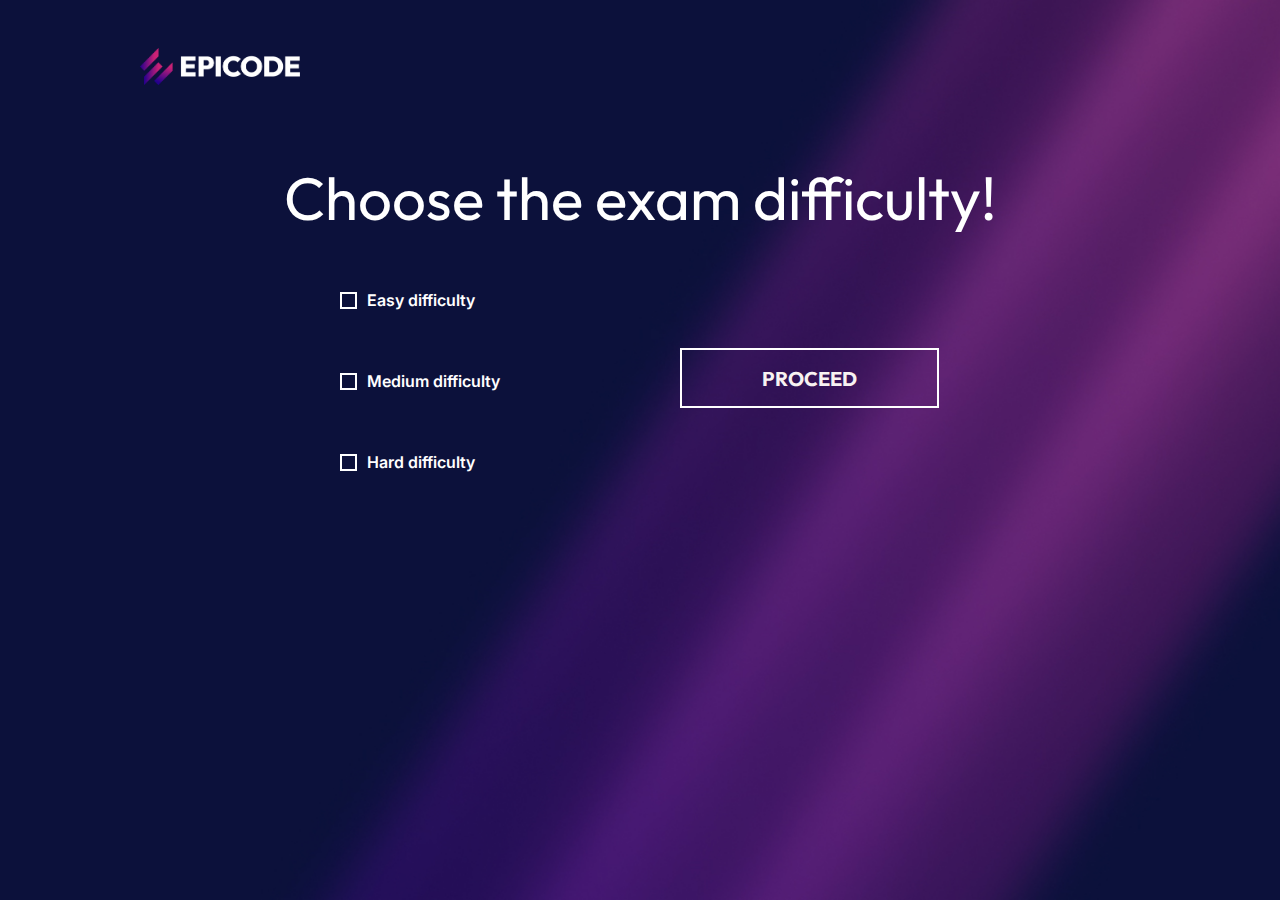
<file: ChooseDifficulty.html>
<!DOCTYPE html>
<html lang="en">
  <head>
    <meta charset="UTF-8" />
    <meta name="viewport" content="width=device-width, initial-scale=1.0" />
    <title>BW1 - Build Week 1</title>

    <link rel="preconnect" href="https://fonts.googleapis.com" />
    <link rel="preconnect" href="https://fonts.gstatic.com" crossorigin />
    <link href="https://fonts.googleapis.com/css2?family=Outfit:wght@100..900&display=swap" rel="stylesheet" />
    <link rel="preconnect" href="https://fonts.googleapis.com" />
    <link rel="preconnect" href="https://fonts.gstatic.com" crossorigin />
    <link href="https://fonts.googleapis.com/css2?family=Inter:wght@100..900&family=Outfit:wght@100..900&display=swap" rel="stylesheet" />
    <link rel="stylesheet" href="https://cdnjs.cloudflare.com/ajax/libs/font-awesome/6.0.0-beta3/css/all.min.css" />
    <link rel="stylesheet" href="/assets/CSS/reset.css" />
    <link rel="stylesheet" href="/assets/CSS/style.css" />
  </head>
  <body>
    <div class="containerMargin">
      <header>
        <img src="assets/img/epicode_logo.png" alt="logo epicode" class="logo" />
      </header>
      <main>
        <h1 class="titoloWP h1Difficulty">Choose the exam difficulty!</h1>
        <section id="sectionDifficultyCenter">
          <div id="sectionDifficulty">
            <div class="sectionCheckboxWP displayBlock">
              <label for="checkboxEasy" class="labelWP">
                <div class="divCheckboxEasy"></div>
                <span class="checkWP">Easy difficulty</span>
              </label>
              <input type="checkbox" id="checkboxEasy" required />
            </div>
            <div class="sectionCheckboxWP displayBlock">
              <label for="checkboxMedium" class="labelWP">
                <div class="divCheckboxMedium"></div>
                <span class="checkWP">Medium difficulty</span>
              </label>
              <input type="checkbox" id="checkboxMedium" required />
            </div>
            <div class="sectionCheckboxWP displayBlock">
              <label for="checkboxHard" class="labelWP">
                <div class="divCheckboxHard"></div>
                <span class="checkWP">Hard difficulty</span>
              </label>
              <input type="checkbox" id="checkboxHard" required />
            </div>
          </div>
          <div id="buttonJs" class="difficultybtn"></div>
        </section>
      </main>
    </div>
    <script src="/assets/JS/chooseDifficulty.js"></script>
  </body>
</html>
</file>
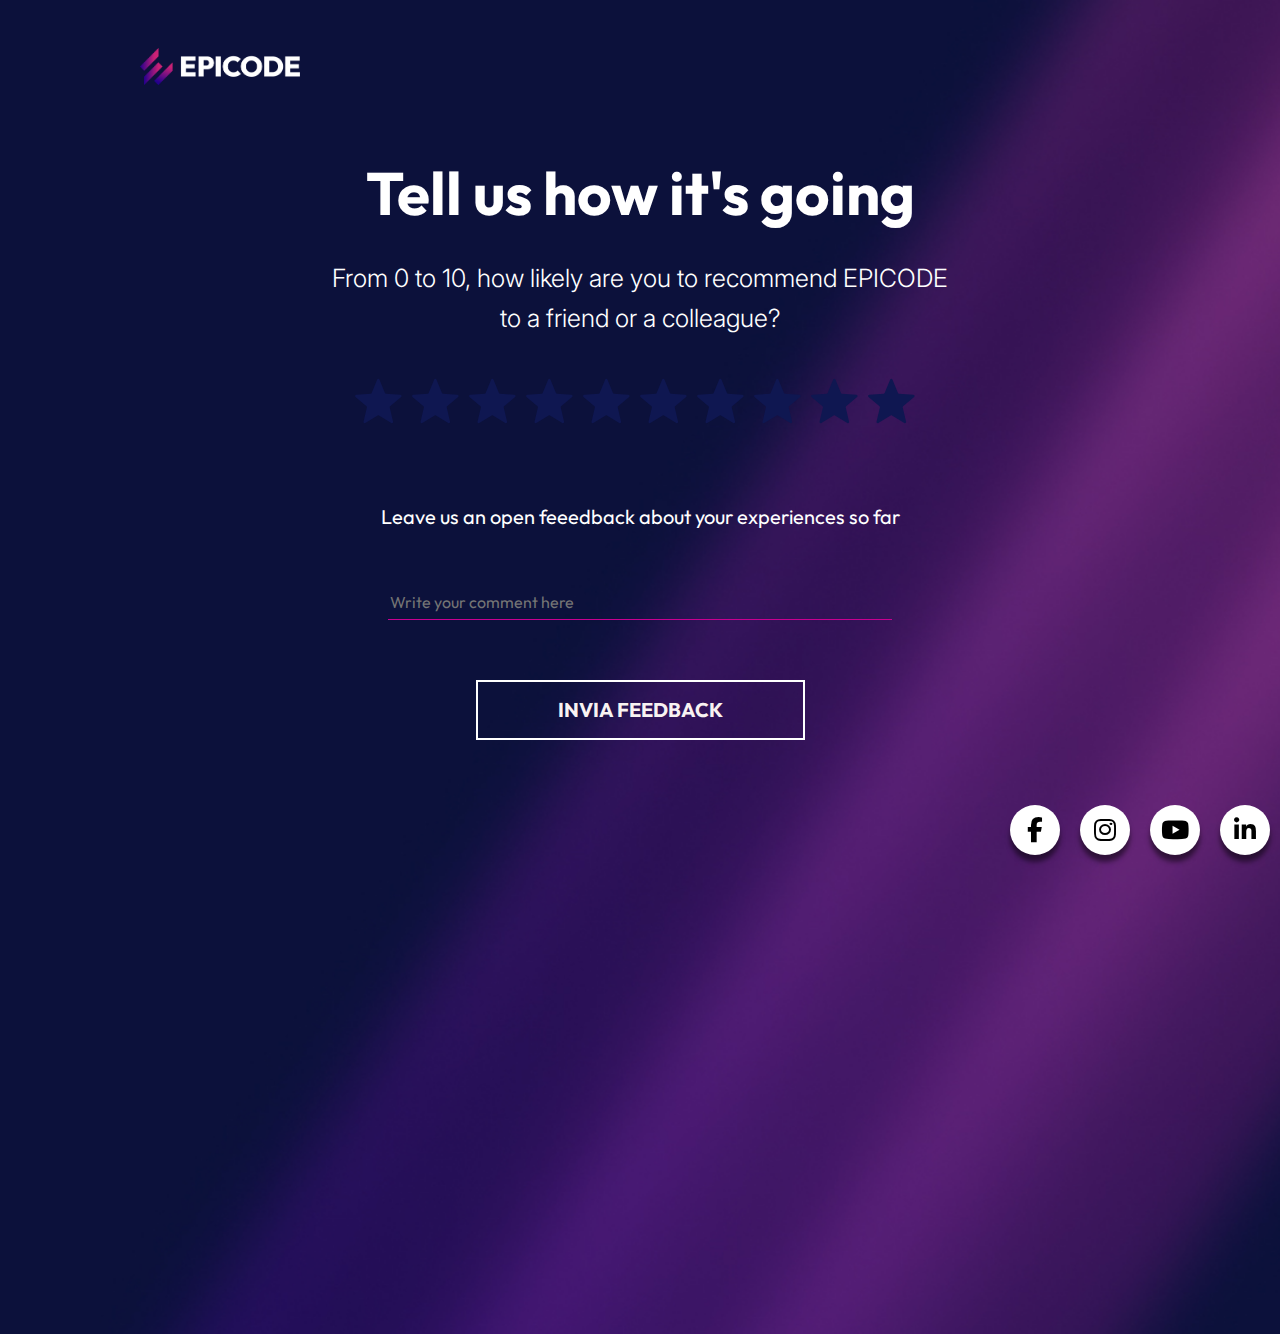
<file: Feedback.html>
<!DOCTYPE html>
<html lang="en">
  <head>
    <meta charset="UTF-8" />
    <meta name="viewport" content="width=device-width, initial-scale=1.0" />
    <title>Document</title>
    <meta charset="UTF-8" />
    <meta name="viewport" content="width=device-width, initial-scale=1.0" />
    <title>Document</title>
    <link rel="preconnect" href="https://fonts.googleapis.com" />
    <link rel="preconnect" href="https://fonts.gstatic.com" crossorigin />
    <link href="https://fonts.googleapis.com/css2?family=Outfit:wght@100..900&display=swap" rel="stylesheet" />
    <link rel="preconnect" href="https://fonts.googleapis.com" />
    <link rel="preconnect" href="https://fonts.gstatic.com" crossorigin />
    <link href="https://fonts.googleapis.com/css2?family=Inter:wght@100..900&family=Outfit:wght@100..900&display=swap" rel="stylesheet" />
    <link rel="stylesheet" href="https://cdnjs.cloudflare.com/ajax/libs/font-awesome/6.1.1/css/all.min.css" />
    <link
      rel="stylesheet"
      href="https://cdnjs.cloudflare.com/ajax/libs/font-awesome/6.5.2/css/all.min.css"
      integrity="sha512-SnH5WK+bZxgPHs44uWIX+LLJAJ9/2PkPKZ5QiAj6Ta86w+fsb2TkcmfRyVX3pBnMFcV7oQPJkl9QevSCWr3W6A=="
      crossorigin="anonymous"
      referrerpolicy="no-referrer"
    />
    <link rel="stylesheet" href="/assets/CSS/reset.css" />
    <link rel="stylesheet" href="/assets/CSS/style.css" />
  </head>

  <body>
    <div class="containerMargin">
      <div class="add-feedback">
        <header>
          <img src="assets/img/epicode_logo.png" alt="logo epicode" class="logo" />
        </header>

        <!--titolo-->
        <div id="disappearAfterReview">
          <section>
            <h1 id="h1Feedback">Tell us how it's going</h1>
            <div class="textFB">
              From 0 to 10, how likely are you to recommend EPICODE <br />
              to a friend or a colleague?
            </div>
          </section>

          <!--rating-->
          <section id="sectionRating">
            <div id="ratingStars"></div>
            <div id="textFB">Leave us an open feeedback about your experiences so far</div>
            <div id="containerBox">
              <input type="text" class="commentFB" placeholder="Write your comment here" />
            </div>
            <button id="buttonFB" class="buttonFB" disabled>INVIA FEEDBACK</button>
          </section>
        </div>
      </div>

      <div id="resFeedback"></div>
      <p></p>
    </div>
    <div class="social-menu">
      <ul>
        <li>
          <a href="https://www.facebook.com/epicode/" target="_blank"><i class="fa-brands fa-facebook-f"></i></a>
        </li>
        <li>
          <a href="https://www.instagram.com/epicode.official/" target="_blank"><i class="fa-brands fa-instagram"></i></a>
        </li>
        <li>
          <a href="https://www.youtube.com/c/EPICODEitalia" target="_blank"><i class="fa-brands fa-youtube"></i></a>
        </li>
        <li>
          <a href="https://www.linkedin.com/school/epicodeitalia/" target="_blank"><i class="fa-brands fa-linkedin-in"></i></a>
        </li>
      </ul>
    </div>
    <script src="/assets/JS/feedback.js"></script>
  </body>
</html>
</file>
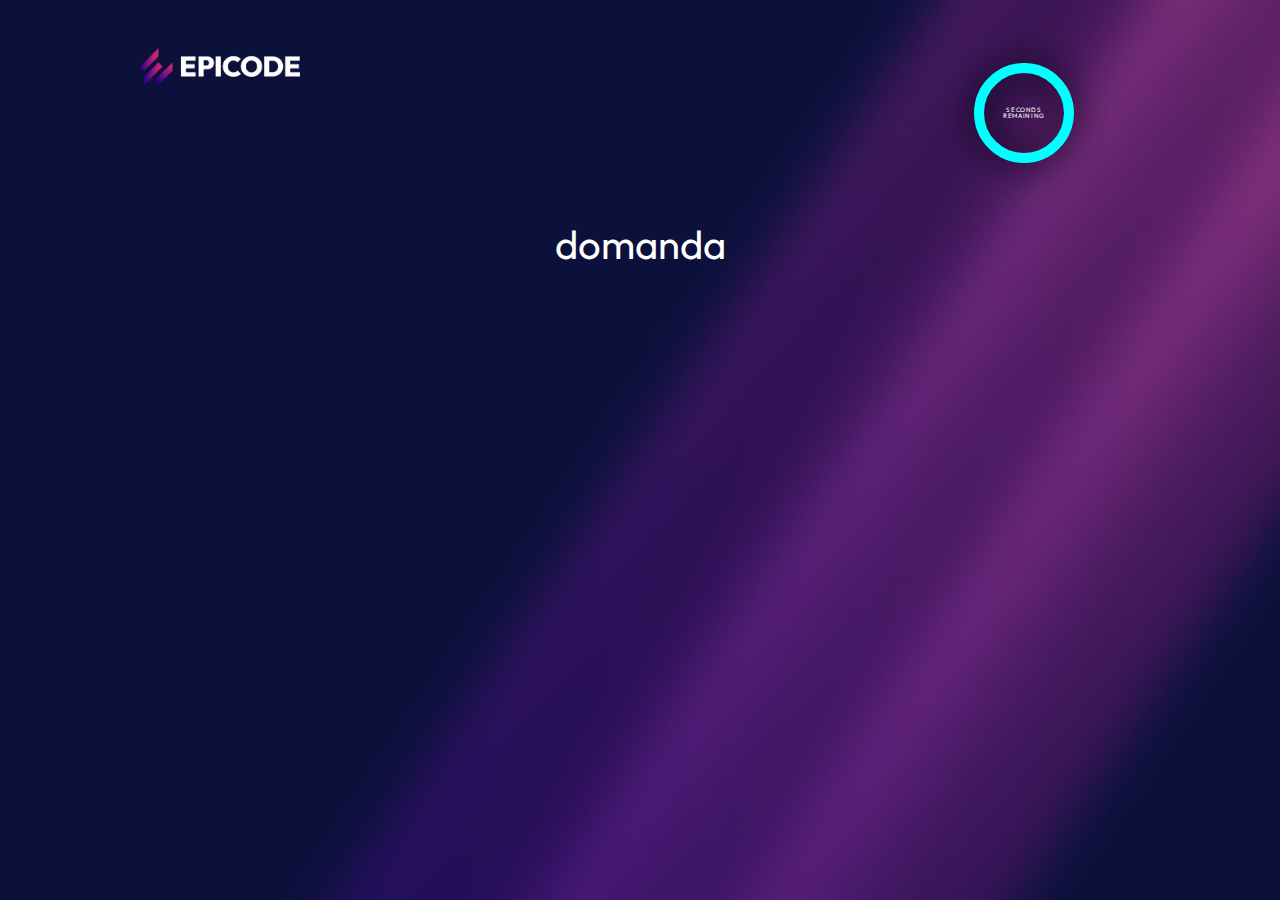
<file: Question.html>
<!DOCTYPE html>
<html lang="en">
  <head>
    <meta charset="UTF-8" />
    <meta name="viewport" content="width=device-width, initial-scale=1.0" />
    <title>Question Page</title>
    <link rel="preconnect" href="https://fonts.googleapis.com" />
    <link rel="preconnect" href="https://fonts.gstatic.com" crossorigin />
    <link href="https://fonts.googleapis.com/css2?family=Outfit:wght@100..900&display=swap" rel="stylesheet" />
    <link rel="preconnect" href="https://fonts.googleapis.com" />
    <link rel="preconnect" href="https://fonts.gstatic.com" crossorigin />
    <link href="https://fonts.googleapis.com/css2?family=Inter:wght@100..900&family=Outfit:wght@100..900&display=swap" rel="stylesheet" />
    <link rel="stylesheet" href="/assets/CSS/reset.css" />
    <link rel="stylesheet" href="/assets/CSS/style.css" />
    <link rel="icon" href="/assets/img/fav-icon-epicode.png" />
  </head>
  <body>
    <div class="containerMargin">
      <header>
        <img src="assets/img/epicode_logo.png" alt="logo epicode" class="logo" />
        <div id="time">
          <div class="circle">
            <svg>
              <circle cx="50" cy="50" r="45" class="bg"></circle>
              <circle cx="50" cy="50" r="45" id="progress"></circle>
            </svg>
            <div class="dots secDot"></div>
            <div class="seconds">
              <span class="span">seconds</span>
              <div id="timerSeconds"></div>
              <span class="span">remaining</span>
            </div>
          </div>
        </div>
      </header>

      <div class="containerQuestion">
        <!--countdown domanda-->
        <section>
          <div class="countdown"></div>
        </section>

        <!--domanda-->
        <section>
          <div class="questionBenchmark" id="domanda">domanda</div>
        </section>

        <!--risposte-->
        <section>
          <div class="answerBenchmark" id="contenitoreRisposte"></div>
        </section>
        <div class="numeroDomanda" id="questionNumber"></div>
      </div>
    </div>
    <script src="assets/JS/question.js"></script>
  </body>
</html>
</file>
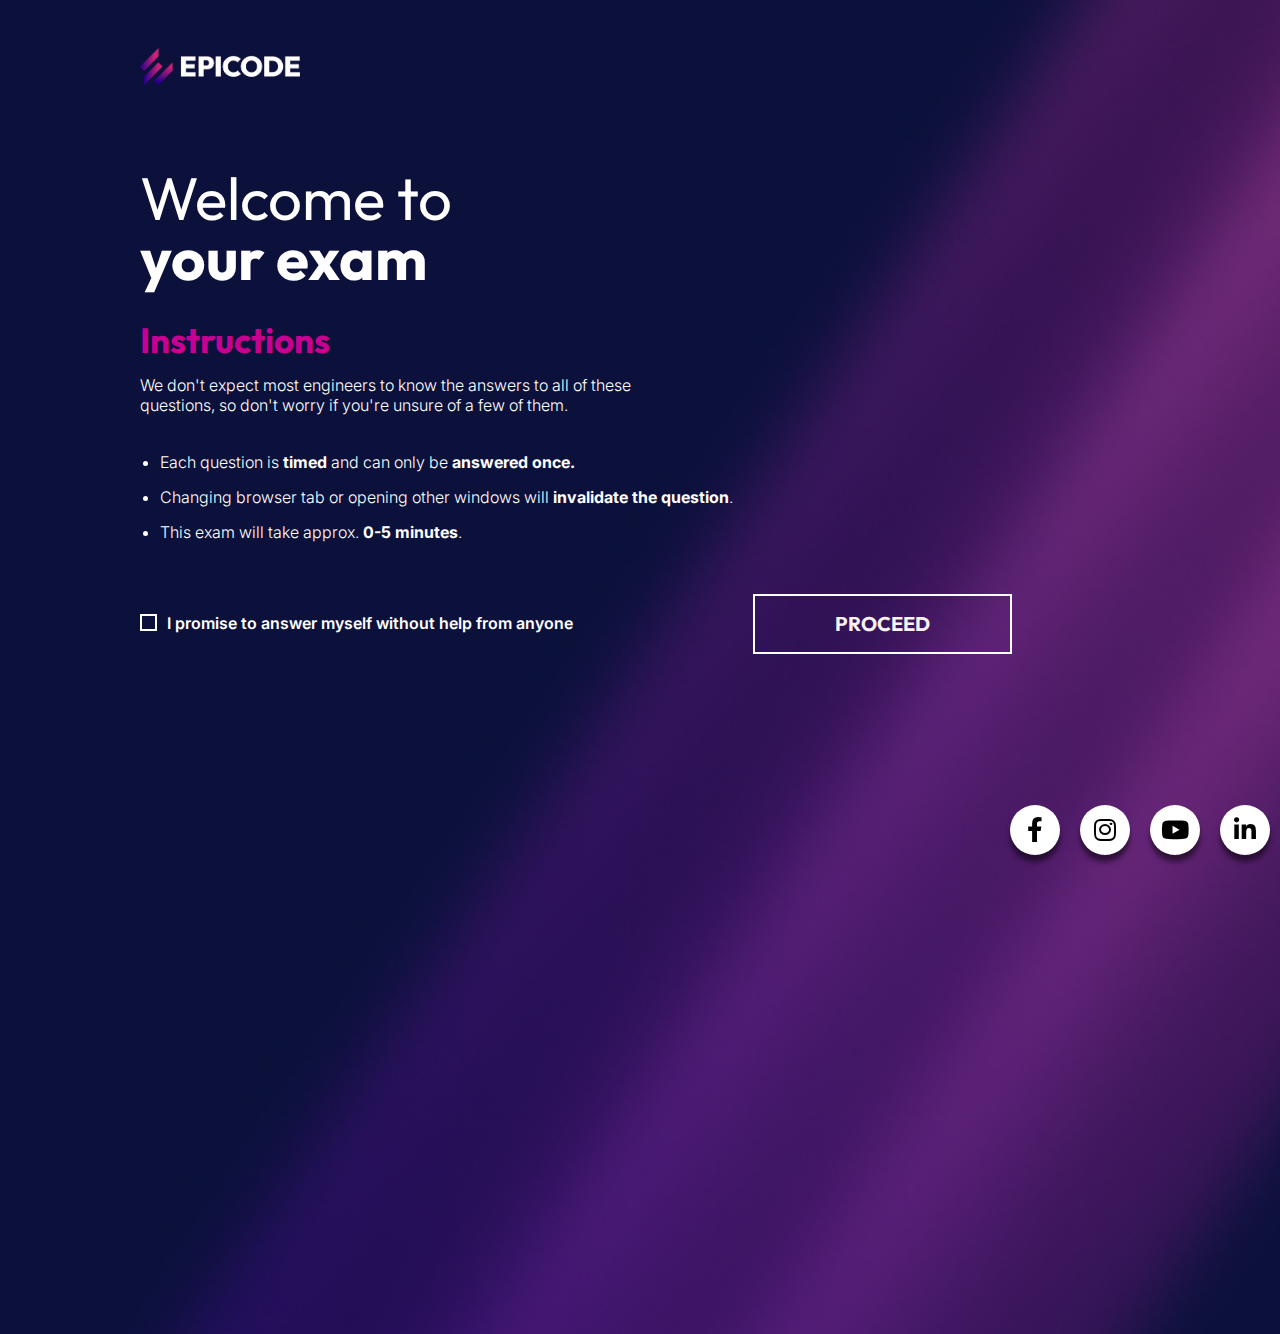
<file: Welcome.html>
<!DOCTYPE html>
<html lang="en">
  <head>
    <meta charset="UTF-8" />
    <meta name="viewport" content="width=device-width, initial-scale=1.0" />
    <title>BW1 - Build Week 1</title>

    <link rel="preconnect" href="https://fonts.googleapis.com" />
    <link rel="preconnect" href="https://fonts.gstatic.com" crossorigin />
    <link href="https://fonts.googleapis.com/css2?family=Outfit:wght@100..900&display=swap" rel="stylesheet" />
    <link rel="preconnect" href="https://fonts.googleapis.com" />
    <link rel="preconnect" href="https://fonts.gstatic.com" crossorigin />
    <link href="https://fonts.googleapis.com/css2?family=Inter:wght@100..900&family=Outfit:wght@100..900&display=swap" rel="stylesheet" />
    <link rel="stylesheet" href="https://cdnjs.cloudflare.com/ajax/libs/font-awesome/6.0.0-beta3/css/all.min.css" />
    <link
      rel="stylesheet"
      href="https://cdnjs.cloudflare.com/ajax/libs/font-awesome/6.5.2/css/all.min.css"
      integrity="sha512-SnH5WK+bZxgPHs44uWIX+LLJAJ9/2PkPKZ5QiAj6Ta86w+fsb2TkcmfRyVX3pBnMFcV7oQPJkl9QevSCWr3W6A=="
      crossorigin="anonymous"
      referrerpolicy="no-referrer"
    />
    <link rel="stylesheet" href="/assets/CSS/reset.css" />
    <link rel="stylesheet" href="/assets/CSS/style.css" />
  </head>

  <body>
    <div class="containerMargin">
      <header>
        <img src="assets/img/epicode_logo.png" alt="logo epicode" class="logo" />
      </header>
      <main>
        <section>
          <!--titolo-->
          <h1 class="titoloWP">Welcome to</h1>
          <h1 class="titoloWP" id="titoloWPBold">your exam</h1>
        </section>

        <section>
          <h2 id="instructions">Instructions</h2>
          <p class="textWP">
            We don't expect most engineers to know the answers to all of these
            <br />
            questions, so don't worry if you're unsure of a few of them.
          </p>
          <!-- Lista non ordinata -->
          <div class="list">
            <ul>
              <li class="liWP">
                Each question is <span class="boldWP">timed</span> and can only be
                <span class="boldWP">answered once.</span>
              </li>
              <li class="liWP">
                Changing browser tab or opening other windows will
                <span class="boldWP">invalidate the question</span>.
              </li>
              <li class="liWP">
                This exam will take approx.
                <span class="boldWP">0-5 minutes</span>.
              </li>
            </ul>
          </div>
        </section>

        <!-- checkbox -->
        <section>
          <div id="sectionCheckboxWP">
            <label for="checkboxWP" id="labelWP">
              <div id="divCheckbox">
                <i class="fa fa-check" id="checkIcon"></i>
              </div>
              <span id="checkWP">I promise to answer myself without help from anyone</span>
            </label>
            <input type="checkbox" id="checkboxWP" required />
          </div>
          <div id="buttonJs"></div>
        </section>
      </main>
    </div>
    <div class="social-menu">
      <ul>
        <li>
          <a href="https://www.facebook.com/epicode/" target="_blank"><i class="fa-brands fa-facebook-f"></i></a>
        </li>
        <li>
          <a href="https://www.instagram.com/epicode.official/" target="_blank"><i class="fa-brands fa-instagram"></i></a>
        </li>
        <li>
          <a href="https://www.youtube.com/c/EPICODEitalia" target="_blank"><i class="fa-brands fa-youtube"></i></a>
        </li>
        <li>
          <a href="https://www.linkedin.com/school/epicodeitalia/" target="_blank"><i class="fa-brands fa-linkedin-in"></i></a>
        </li>
      </ul>
    </div>
    <script src="/assets/JS/welcome.js"></script>
  </body>
</html>
</file>
<file: assets/CSS/style.css>
/* *********************************************************style per tutte le pagine******************************************************************************************* */

body {
  height: 100%;
  width: 100%;
  background-image: url(/assets/img/bg.jpg);
  background-position: center;
  background-size: cover;
  background-repeat: no-repeat;
}

.logo {
  width: 10em;
  margin-top: 3em;
  padding-bottom: 5em;
}

.containerMargin {
  width: 1000px;
  height: 100vh;
  margin: auto;
}

.social-menu {
  margin-top: 30%;
  float: right;
  position: sticky;
  bottom: 5%;
}

.social-menu ul {
  display: flex;
}
.social-menu ul li {
  list-style: none;
  margin: 0 10px;
}
.social-menu ul li .fa-brands {
  color: #000000;
  font-size: 25px;
  line-height: 50px;
  transition: 0.5s;
}
.social-menu ul li .fa-brands:hover {
  color: #ffffff;
}
.social-menu ul li a {
  position: relative;
  display: block;
  width: 50px;
  height: 50px;
  border-radius: 50%;
  background-color: white;
  text-align: center;
  transition: 0.5s;
  transform: translate(0, 0px);
  box-shadow: 0px 7px 5px rgba(0, 0, 0, 0.5);
}
.social-menu ul li a:hover {
  transform: rotate(0deg) skew(0deg) translate(0, -10px);
}
.social-menu ul li:nth-child(1) a:hover {
  background-color: #3b5999;
}
.social-menu ul li:nth-child(2) a:hover {
  background-color: #e4405f;
}
.social-menu ul li:nth-child(3) a:hover {
  background-color: #cd201f;
}
.social-menu ul li:nth-child(4) a:hover {
  background-color: #0077b5;
}

/* *******************************************************************WELCOME PAGE************************************************************************************************************************ */

.titoloWP {
  font-family: "Outfit", sans-serif;
  font-optical-sizing: auto;
  font-style: normal;
  color: white;
  font-size: 60px;
}

#titoloWPBold {
  font-weight: bolder;
}

#instructions {
  font-family: "Outfit", sans-serif;
  font-optical-sizing: auto;
  font-weight: 900;
  font-style: normal;
  color: #c70091;
  font-weight: bolder;
  padding-top: 1em;
  font-size: 35px;
  padding-bottom: 0.5em;
}

#checkboxWP,
#checkboxEasy,
#checkboxMedium,
#checkboxHard {
  accent-color: transparent;
}

.textWP,
.liWP,
#checkWP,
.checkWP,
.textFB {
  color: white;
  font-family: "Inter", sans-serif;
  font-optical-sizing: auto;
  font-style: normal;
  font-variation-settings: "slnt" 0;
  font-size: 16px;
}

.liWP {
  line-height: 35px;
  font-weight: 300;
}

.textWP {
  line-height: 20px;
  font-weight: 300;
}

main > .textWP {
  padding-bottom: 2.5em;
}

.list {
  margin-top: 30px;
}

ul {
  margin-left: 20px;
}

.boldWP {
  font-weight: 700;
}

#checkWP,
.checkWP {
  font-weight: 600;
}

label {
  margin-right: 1rem;
}

#divCheckbox,
.divCheckboxEasy,
.divCheckboxMedium,
.divCheckboxHard {
  display: inline-block;
  border: 2.5px solid white;
  width: 13px;
  height: 13px;
  display: flex;
  margin-right: 10px;
  cursor: pointer;
  justify-content: center;
  align-items: center;
}

.fa-check {
  color: white;
  font-size: 10px;
  display: none;
}

#labelWP,
.labelWP {
  display: flex;
  align-items: center;
}
#checkboxWP,
#checkboxEasy,
#checkboxMedium,
#checkboxHard {
  display: none;
}

#sectionCheckboxWP,
.sectionCheckboxWP {
  display: inline-block;
  margin: 4rem 0;
}

#buttonJs {
  display: inline-block;
  margin-left: 10rem;
}

/* ****************************************style difficulty****************************************** */
#sectionDifficulty {
  display: inline-block;
  margin-left: 20%;
}

.h1Difficulty {
  text-align: center;
}

.displayBlock {
  display: block;
}

.difficultybtn {
  vertical-align: 85px;
}

#sectionDifficultyCenter {
  margin: auto;
}

/* *****************************************************************STYLE BOTTONI DI TUTTE LE PAGINE*********************************************************************************************** */

.styleButton,
.buttonRate:hover,
.Abilitato:hover,
#resFeedback a:hover {
  background-color: #00ffff;
  border-style: none;
  box-sizing: border-box;
  color: black;
  cursor: pointer;
  font-family: "Outfit", sans-serif;
  font-size: 20px;
  font-weight: 700;
  height: 60px;
  text-align: center;
  padding: 0 5rem;
  box-shadow: 1px 1px 20px #00ffff;
}

.styleButtonUnchecked,
.buttonRate,
#resFeedback a,
.buttonFeedbackDisabilitato {
  height: 60px;
  box-sizing: border-box;
  font-family: "Outfit", sans-serif;
  font-size: 20px;
  font-weight: 700;
  padding: 0 5rem;
  border: 2.5px solid white;
  background-color: transparent;
  color: rgb(248, 242, 242);
  cursor: not-allowed;
}

/* **************************************************************QUESTION PAGE**************************************************************************************************************************** */

/* ***************************************TIMER****************************************************** */

#time {
  position: absolute;
  top: 12.5%;
  left: 80%;
  transform: translate(-50%, -50%);
  width: 100px;
  height: 100px;
}

/* Stile dei cerchi */
#time .circle {
  position: relative;
  width: 100px;
  height: 100px;
}

#time .circle svg {
  position: absolute;
  top: 0;
  left: 0;
  width: 100px;
  height: 100px;
  transform: rotate(-90deg);
  /* Rotazione corretta */
  filter: drop-shadow(0px 0px 17px #000000);
}

#time .circle svg circle {
  width: 100%;
  height: 100%;
  fill: transparent;
  stroke-width: 10;
  transform: translate(0, 0);
  /* Centra il cerchio */
}

#time .circle svg circle.bg {
  stroke: #00ffff;
  /* Colore di background */
  text-shadow: 5px 5px 48px 0px #000000;
}

#time .circle svg circle#progress {
  stroke: #996a9d;
  /* Colore del cerchio animato */
  stroke-dasharray: 282.74;
  stroke-dashoffset: 282.74;
  transition: stroke-dashoffset 1s linear;
  /* Aggiungo transizione */
}

/* Testo timer */
#time .seconds {
  position: absolute;
  top: 50%;
  left: 50%;
  transform: translate(-50%, -50%);
  color: white;
  font-weight: 400;
  font-size: 2.2em;
  text-align: center;
}

.span {
  font-size: 0.18em;
  letter-spacing: 0.1em;
  text-transform: uppercase;
  display: block;
  margin: 0;
  font-family: "Outfit", sans-serif;
}

#time .seconds #timerSeconds {
  font-size: 1em;
  margin: 0;
  font-family: "Plus Jakarta Sans", sans-serif;
}

/* Puntino nel cerchio */
#time .dots {
  position: absolute;
  top: 0;
  left: 0;
  width: 100%;
  height: 100%;
  border-radius: 50%;
  transform-origin: center;
}

#time .dots::before {
  content: "";
  position: absolute;
  top: 0px;
  left: 50%;
  transform: translateX(-50%);
  width: 10px;
  height: 10px;
  background: #00ffff;
  border-radius: 50%;
}

.containerQuestion {
  text-align: center;
}

.questionBenchmark,
.answerBenchmark {
  font-family: "Outfit", sans-serif;
  font-optical-sizing: auto;
  font-style: normal;
  color: white;
  margin-bottom: 8%;
  margin-top: 5%;
  line-height: 1.3;
}

.questionBenchmark {
  font-size: 40px;
}

.answerBenchmark {
  font-size: 16px;
}

/*** QUESTION CSS ***/
.numeroDomanda {
  color: white;
  font-family: "Inter", sans-serif;
  font-weight: 500;
  margin-top: 15%;
}

/*************************************************** BOTTONI QUESTION PAGE ******************************************************/

#contenitoreRisposte {
  margin-top: 3%;
  display: flex;
  flex-wrap: wrap;
  justify-content: center;
  gap: 10px;
}

.btnRisposta {
  background-color: rgba(165, 165, 165, 0.315);
  border-width: 3px;
  border-color: rgba(255, 255, 255, 0.904);
  border-left: #ffffff;
  border-right: hidden;
  color: white;
  font-family: "Inter", sans-serif;
  font-weight: 500;
  font-size: large;
  padding: 2vh;
  border-radius: 10vh;
  flex: 1 1 40%;
  max-width: 35%;
  margin: 5px;
}

.btnColoreViola:hover {
  background: rgb(92, 0, 66);
  background: -moz-linear-gradient(0deg, rgba(92, 0, 66, 0.9669117647058824) 0%, rgba(233, 0, 157, 0.9332983193277311) 100%);
  background: -webkit-linear-gradient(0deg, rgba(92, 0, 66, 0.9669117647058824) 0%, rgba(233, 0, 157, 0.9332983193277311) 100%);
  background: linear-gradient(0deg, rgba(92, 0, 66, 0.9669117647058824) 0%, rgba(233, 0, 157, 0.9332983193277311) 100%);
  filter: progid:DXImageTransform.Microsoft.gradient(startColorstr="#5c0042",endColorstr="#e9009d",GradientType=1);
  border-width: 3px;
  border-color: white;
  border-bottom-color: #ff00b8;
  border-right: #ff00b8;
  border-left: #ff00b8;
  color: white;
  font-family: "Inter", sans-serif;
  font-weight: 500;
  font-size: large;
  padding: 2vh;
  border-radius: 10vh;
  flex: 1 1 40%;
  max-width: 35%;
  margin: 5px;
}

#btnVerde {
  background: rgb(75, 252, 75);
  background: -moz-linear-gradient(180deg, rgba(75, 252, 75, 0.891281512605042) 0%, rgba(0, 89, 0, 0.8352591036414566) 100%);
  background: -webkit-linear-gradient(180deg, rgba(75, 252, 75, 0.891281512605042) 0%, rgba(0, 89, 0, 0.8352591036414566) 100%);
  background: linear-gradient(180deg, rgba(75, 252, 75, 0.891281512605042) 0%, rgba(0, 89, 0, 0.8352591036414566) 100%);
  filter: progid:DXImageTransform.Microsoft.gradient(startColorstr="#4bfc4b",endColorstr="#005900",GradientType=1);
  border-width: 3px;
  border-color: white;
  border-bottom-style: hidden;
  color: white;
  font-family: "Inter", sans-serif;
  font-weight: 500;
  font-size: large;
  padding: 2vh;
  border-radius: 10vh;
  flex: 1 1 40%;
  max-width: 35%;
  margin: 5px;
}

#btnRosso {
  background: rgb(255, 7, 28);
  background: -moz-linear-gradient(180deg, rgba(255, 7, 28, 1) 0%, rgba(89, 0, 3, 0.8184523809523809) 100%);
  background: -webkit-linear-gradient(180deg, rgba(255, 7, 28, 1) 0%, rgba(89, 0, 3, 0.8184523809523809) 100%);
  background: linear-gradient(180deg, rgba(255, 7, 28, 1) 0%, rgba(89, 0, 3, 0.8184523809523809) 100%);
  filter: progid:DXImageTransform.Microsoft.gradient(startColorstr="#ff071c",endColorstr="#590003",GradientType=1);
  border-width: 3px;
  border-color: white;
  border-bottom-style: hidden;
  color: white;
  font-family: "Inter", sans-serif;
  font-weight: 500;
  font-size: large;
  padding: 2vh;
  border-radius: 10vh;
  flex: 1 1 40%;
  max-width: 35%;
  margin: 5px;
}

.differentColor {
  color: #c70091;
  font-family: "Inter", sans-serif;
  font-weight: 500;
  font-size: large;
}

/* ************************************************************************************RESULTS PAGE***************************************************************************************************** */

.logoResults {
  width: 10em;
  margin-top: 3em;
  padding-bottom: 2.5em;
}

#containerResults {
  text-align: center;
}

#containerResults h1,
#containerResults h3,
#h1Feedback {
  color: white;
  font-family: "Outfit", sans-serif;
  font-optical-sizing: auto;
  font-style: normal;
  color: white;
  line-height: 50px;
  text-align: center;
}

#containerResults h1,
#h1Feedback {
  font-size: 60px;
  font-weight: 700;
}

#containerResults h3 {
  font-size: 30px;
}

.chart-container {
  width: 38%;
}

.donut {
  color: white;
  filter: drop-shadow(7px 5px 18px #000000);
}

.chartText {
  font-family: "Outfit", sans-serif;
  font-optical-sizing: auto;
  font-style: normal;

  font-size: 0.3em;
  -moz-transform: translateY(0.25em);
  -ms-transform: translateY(0.25em);
  -webkit-transform: translateY(0.25em);
  transform: translateY(0.25em);
}

.chartLabel {
  font-size: 0.45em;
  font-weight: 700;
  fill: white;
  line-height: 1;
  text-anchor: middle;
  -moz-transform: translateY(-3.6em);
  -ms-transform: translateY(-3.6em);
  -webkit-transform: translateY(-3.6em);
  transform: translateY(-3.6em);
}

.chartLabel2 {
  font-size: 0.45em;
  font-weight: 700;
  line-height: 1;
  fill: #00ffff;
  text-anchor: middle;
  -moz-transform: translateY(-2.4em);
  -ms-transform: translateY(-2.4em);
  -webkit-transform: translateY(-2.4em);
  transform: translateY(-2.4em);
}

.chartLabel3 {
  font-size: 0.3em;
  font-family: "Inter", sans-serif;
  fill: white;
  font-weight: 200;
  text-anchor: middle;
  -moz-transform: translateY(-1.2em);
  -ms-transform: translateY(-1.2em);
  -webkit-transform: translateY(-1.2em);
  transform: translateY(-1.2em);
}

#mainResult {
  display: flex;
  justify-content: space-between;
  margin-top: 2%;
}

#correctAnswers,
#wrongAnswers {
  padding-top: 15vh;
  width: 30%;
}

.resultLabelTitle,
.resultLabelPercentage,
.resultLabelFraction {
  color: white;
  font-family: "Outfit", sans-serif;
  font-optical-sizing: auto;
  font-style: normal;
  font-size: 4.8rem;
  text-align: left;
}

.resultLabelPercentage {
  font-size: 5rem;
  font-weight: 700;
  text-align: left;
}

.resultLabelFraction {
  font-size: 1.5rem;
  font-weight: 200;
  text-align: left;
}

.alignRight {
  text-align: right;
}

#containerButtonFB {
  margin-top: 2rem;
}

.buttonRate {
  cursor: pointer;
}

/* ************************************************************************FEEDBACK PAGE********************************************************************************************************** */

.textFB {
  text-align: center;
  padding-top: 40px;
  font-size: 25px;
  line-height: 40px;
  font-weight: 300;
}

#textFB {
  font-family: "Outfit", sans-serif;
  font-optical-sizing: auto;
  font-style: normal;
  color: white;
  font-size: 20px;
  text-align: center;
  padding-top: 4em;
}

#ratingStars {
  text-align: center;
  padding-top: 40px;
}

#ratingStars path.hover {
  fill: #00ffff;
  cursor: pointer;
}

#ratingStars path.selected {
  fill: #00ffff;
}

.stella {
  margin-right: 10px;
}

#containerBox,
#sectionRating {
  text-align: center;
}

.commentFB {
  background-color: transparent;
  border: none;
  font-size: 16px;
  width: 500px;
  margin-top: 4em;
  border-bottom: 1px solid #c70091;
  padding-bottom: 7px;
  color: white;
  font-family: "Outfit", sans-serif;
  font-optical-sizing: auto;
  font-style: normal;
  outline: none;
}

.buttonFB {
  margin: 60px 0;
  height: 60px;
  box-sizing: border-box;
  font-family: "Outfit", sans-serif;
  font-size: 20px;
  font-weight: 700;
  padding: 0 5rem;
  border: 2.5px solid white;
  background-color: transparent;
  color: rgb(248, 242, 242);
  cursor: not-allowed;
}

.buttonFBSelected {
  background-color: #00ffff;
  border-style: none;
  box-sizing: border-box;
  color: black;
  cursor: pointer;
  font-family: "Outfit", sans-serif;
  font-size: 20px;
  font-weight: 700;
  height: 60px;
  text-align: center;
  padding: 0 5rem;
  box-shadow: 1px 1px 20px #00ffff;
  margin: 60px 0;
}

#resFeedback {
  display: none;
  font-family: "Outfit", sans-serif;
  font-optical-sizing: auto;
  font-style: normal;
  color: white;
  font-size: 20px;
  text-align: center;
  margin-top: 7em;
}

#feedbackId {
  font-size: 35px;
  font-family: "Outfit", sans-serif;
  font-optical-sizing: auto;
  font-style: normal;
  font-weight: 700;
}

#resFeedback a {
  display: inline-block;
  margin-top: 12em;
  text-align: unset;
  line-height: 3.2rem;
  text-decoration: none;
}

#resFeedback a:hover {
  display: inline-block;
  margin-top: 12em;
  text-align: unset;
  line-height: 3.5rem;
  text-decoration: none;
}

/* ********************************************************************************************************************************************************************* */
</file>
